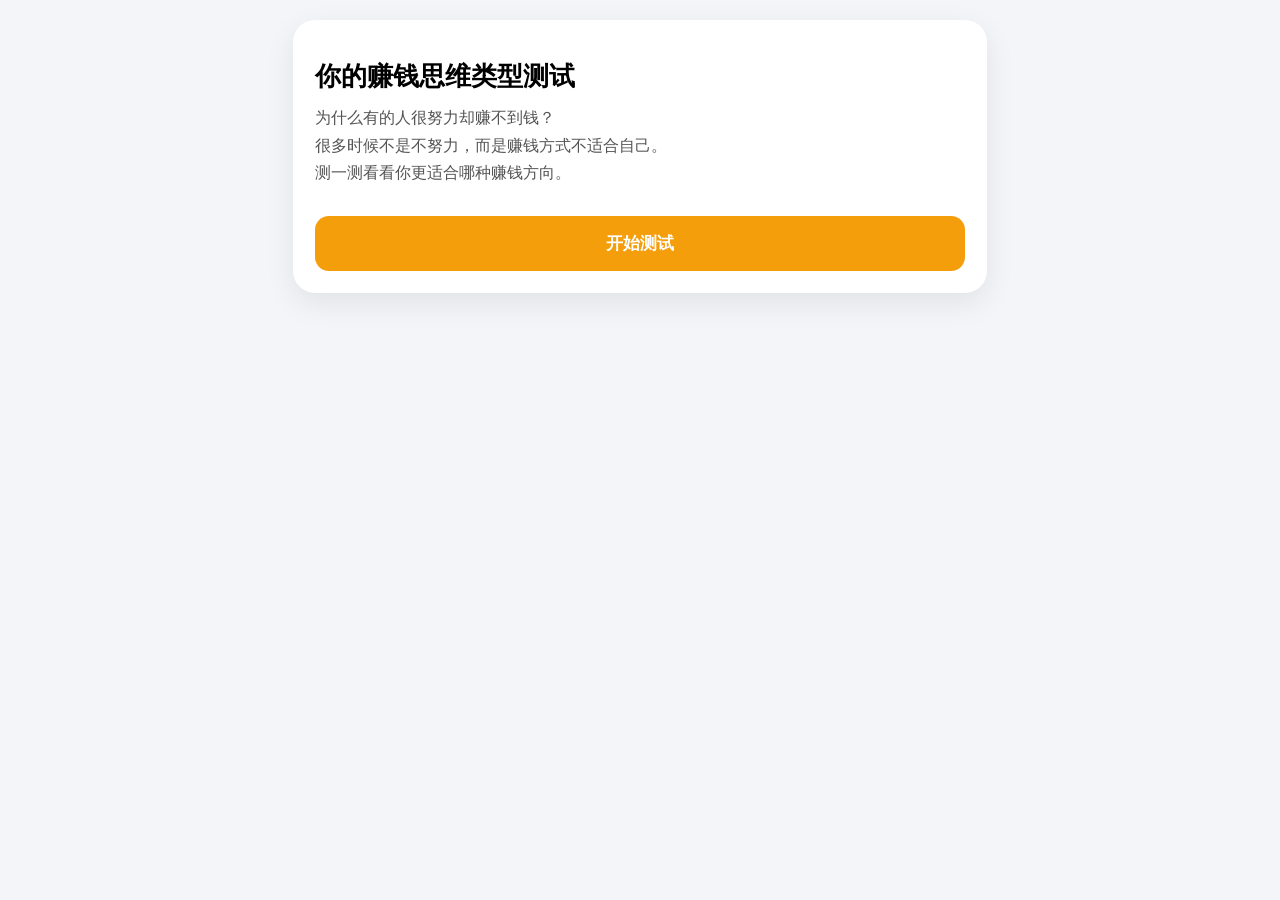
<file: index.html>
<!DOCTYPE html>
<html lang="zh-CN">

<head>

<meta charset="UTF-8">

<meta name="viewport"
content="width=device-width,initial-scale=1">

<title>赚钱思维类型测试</title>

<style>

body{

font-family:-apple-system,BlinkMacSystemFont,"PingFang SC";

background:#f3f5f9;

margin:0;

padding:20px;

}

.card{

background:white;

max-width:650px;

margin:auto;

padding:22px;

border-radius:22px;

box-shadow:0 10px 30px rgba(0,0,0,0.08);

}

h1{

font-size:26px;

margin-bottom:10px;

}

.desc{

color:#555;

line-height:1.7;

margin-bottom:20px;

}

button{

width:100%;

padding:16px;

border:none;

border-radius:14px;

background:#f59e0b;

color:white;

font-size:17px;

font-weight:800;

cursor:pointer;

margin-top:10px;

}

.option{

border:1px solid #e5e7eb;

padding:14px;

border-radius:12px;

margin-top:10px;

cursor:pointer;

}

.option:hover{

background:#fff7ed;

border-color:#f59e0b;

}

.progress{

margin-bottom:15px;

color:#777;

font-size:14px;

}

.bar{

height:8px;

background:#eee;

border-radius:100px;

margin-bottom:18px;

overflow:hidden;

}

.bar-inner{

height:100%;

background:#f59e0b;

width:0;

transition:0.3s;

}

.result-box{

background:#0f172a;

color:white;

padding:20px;

border-radius:18px;

margin-top:15px;

line-height:1.8;

}

.light{

background:#eef2f7;

color:black;

}

.hidden{

display:none;

}

</style>

</head>

<body>

<div class="card" id="home">

<h1>你的赚钱思维类型测试</h1>

<div class="desc">

为什么有的人很努力却赚不到钱？<br>

很多时候不是不努力，而是赚钱方式不适合自己。<br>

测一测看看你更适合哪种赚钱方向。

</div>

<button onclick="start()">开始测试</button>

</div>

<div class="card hidden" id="quiz">

<div class="progress" id="progress"></div>

<div class="bar">

<div class="bar-inner" id="bar"></div>

</div>

<h2 id="question"></h2>

<div id="options"></div>

</div>

<div class="card hidden" id="result">

<h2>你的赚钱思维类型是</h2>

<h1 id="type"></h1>

<div id="analysis"></div>

<div class="result-box" id="guide"></div>

<button onclick="start()">重新测试</button>

<button class="light" onclick="alert('截图保存即可')">截图保存结果</button>

</div>

<script>

let questions=[

{

q:"当你想增加收入时，你第一反应是？",

a:["马上找能做的副业","研究赚钱逻辑","找稳定方式","看看新机会"]

},

{

q:"你更喜欢哪种赚钱方式？",

a:["做了就有钱","用方法赚钱","慢慢积累","抓趋势"]

},

{

q:"你更擅长什么？",

a:["执行","思考","坚持","尝试"]

},

{

q:"如果一个项目要3个月才赚钱？",

a:["不想等","研究值不值","可以接受","看机会"]

},

{

q:"别人说新项目赚钱你会？",

a:["先试","先分析","看稳定","有兴趣"]

},

{

q:"你更认可哪句话？",

a:["先做再说","方向重要","稳最重要","机会重要"]

}

];

let i=0;

let score=[0,0,0,0];

function start(){

i=0;

score=[0,0,0,0];

home.classList.add("hidden");

result.classList.add("hidden");

quiz.classList.remove("hidden");

next();

}

function next(){

if(i>=questions.length){

showResult();

return;

}

progress.innerHTML="第 "+(i+1)+" / "+questions.length+" 题";

bar.style.width=((i+1)/questions.length*100)+"%";

question.innerHTML=questions[i].q;

options.innerHTML="";

for(let j=0;j<4;j++){

let div=document.createElement("div");

div.className="option";

div.innerHTML=questions[i].a[j];

div.onclick=function(){

score[j]++;

i++;

next();

};

options.appendChild(div);

}

}

function showResult(){

quiz.classList.add("hidden");

result.classList.remove("hidden");

let r=score.indexOf(Math.max(...score));

let data=[

["行动执行型","你适合通过执行赚钱，行动力强，适合快速见结果的副业。","建议先做能快速产生收益的事情，再升级方向。"],

["认知思考型","你适合靠认知赚钱，适合内容、副业、信息差。","建议提升认知和方法，做长期复利。"],

["稳定积累型","你适合长期积累赚钱，耐力强。","适合长期副业和稳定成长方向。"],

["机会探索型","你适合抓机会赚钱，对趋势敏感。","建议少做几个方向，集中做深。"]

];

type.innerHTML=data[r][0];

analysis.innerHTML=data[r][1];

guide.innerHTML=data[r][2]+"<br><br>关注我查看更多普通人赚钱方式。";

}

</script>

</body>

</html>
</file>
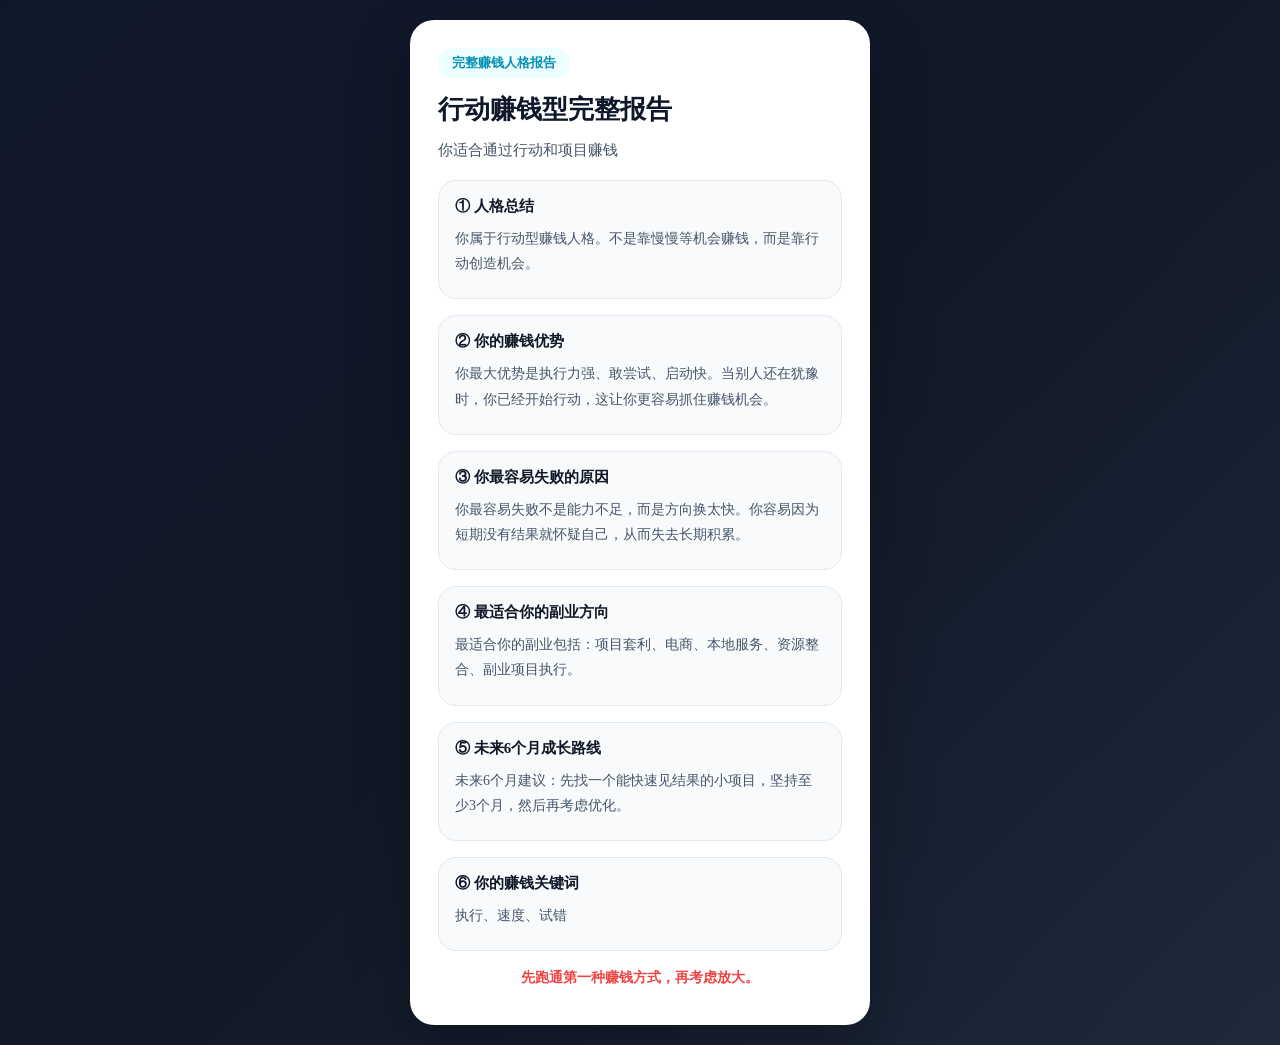
<file: complete.html>
<!DOCTYPE html>
<html lang="zh-CN">

<head>
<meta charset="UTF-8">
<meta name="viewport" content="width=device-width, initial-scale=1.0">
<title>赚钱人格完整报告</title>
<style>
*{box-sizing:border-box;}
body{margin:0;font-family:"Microsoft YaHei";background:linear-gradient(135deg,#0f172a,#111827,#1e293b);min-height:100vh;display:flex;align-items:center;justify-content:center;padding:20px;color:white;}
.card{background:white;color:#111827;max-width:460px;width:100%;border-radius:24px;padding:28px;box-shadow:0 24px 60px rgba(0,0,0,0.28);}
.badge{background:#ecfeff;color:#0891b2;display:inline-block;padding:6px 14px;border-radius:999px;font-size:13px;font-weight:700;margin-bottom:14px;}
h2{margin:0 0 10px;font-size:26px;color:#0f172a;}
.desc{color:#475569;font-size:15px;line-height:1.8;margin-bottom:16px;}
.box{background:#f8fafc;border:1px solid #e2e8f0;border-radius:18px;padding:16px;margin-bottom:16px;}
.box-title{font-weight:700;margin-bottom:10px;font-size:15px;}
.box p{margin:6px 0;font-size:14px;color:#475569;line-height:1.8;}
.tip{text-align:center;color:#ef4444;font-size:14px;font-weight:700;margin:18px 0 10px;}
button{width:100%;padding:16px;border:none;border-radius:14px;background:black;color:white;font-size:17px;font-weight:700;cursor:pointer;}
.note{text-align:center;font-size:13px;color:#64748b;margin-top:12px;}
</style>
</head>

<body>
<div class="card">
<div class="badge">完整赚钱人格报告</div>

<h2 id="title">行动赚钱型完整报告</h2>

<div class="desc" id="desc">你适合通过行动和项目赚钱</div>

<div class="box">
<div class="box-title">① 人格总结</div>
<p id="summary">你属于行动型赚钱人格。不是靠慢慢等机会赚钱，而是靠行动创造机会。</p>
</div>

<div class="box">
<div class="box-title">② 你的赚钱优势</div>
<p id="advantage">你最大优势是执行力强、敢尝试、启动快。当别人还在犹豫时，你已经开始行动，这让你更容易抓住赚钱机会。</p>
</div>

<div class="box">
<div class="box-title">③ 你最容易失败的原因</div>
<p id="fail">你最容易失败不是能力不足，而是方向换太快。你容易因为短期没有结果就怀疑自己，从而失去长期积累。</p>
</div>

<div class="box">
<div class="box-title">④ 最适合你的副业方向</div>
<p id="side">最适合你的副业包括：项目套利、电商、本地服务、资源整合、副业项目执行。</p>
</div>

<div class="box">
<div class="box-title">⑤ 未来6个月成长路线</div>
<p id="growth">未来6个月建议：先找一个能快速见结果的小项目，坚持至少3个月，然后再考虑优化。</p>
</div>

<div class="box">
<div class="box-title">⑥ 你的赚钱关键词</div>
<p id="keywords">执行、速度、试错</p>
</div>

<div class="tip">先跑通第一种赚钱方式，再考虑放大。</div>
</div>

<script>
var birthday = localStorage.getItem("birthday") || "";
var score = 0;
if(birthday){
    var nums = birthday.replace(/-/g,"").split("");
    for(var i=0;i<nums.length;i++){
        score += parseInt(nums[i]);
    }
}

var title="",desc="",summary="",advantage="",fail="",side="",growth="",keywords="";
if(score<=20){
    title="行动赚钱型完整报告";
    desc="你适合通过行动和项目赚钱";
    summary="你属于行动型赚钱人格。不是靠慢慢等机会赚钱，而是靠行动创造机会。";
    advantage="你最大优势是执行力强、敢尝试、启动快。当别人还在犹豫时，你已经开始行动，这让你更容易抓住赚钱机会。";
    fail="你最容易失败不是能力不足，而是方向换太快。你容易因为短期没有结果就怀疑自己，从而失去长期积累。";
    side="最适合你的副业包括：项目套利、电商、本地服务、资源整合、副业项目执行。";
    growth="未来6个月建议：先找一个能快速见结果的小项目，坚持至少3个月，然后再考虑优化。";
    keywords="执行、速度、试错";
}else if(score<=30){
    title="稳定赚钱型完整报告";
    desc="你适合长期复利赚钱";
    summary="你属于稳健型赚钱人格。不是暴发型，而是越做越稳的类型。";
    advantage="你的优势是坚持能力强，适合长期项目，比如内容、副业积累、长期成长路线。";
    fail="你最容易失败不是没耐心，而是短期投机方式不适合你。";
    side="副业方向：内容积累、长期项目执行。";
    growth="未来6个月建议：持续积累，稳步增长。";
    keywords="稳、耐力、可靠";
}else if(score<=40){
    title="表达赚钱型完整报告";
    desc="你适合通过内容和表达赚钱";
    summary="你属于创作型赚钱人格。通过内容和表达创造价值，而不是重复劳动。";
    advantage="你的优势是创意力强，善于表达和内容输出。";
    fail="最容易失败是因为想法太多，但执行不够。";
    side="副业方向：短视频、自媒体、IP建设。";
    growth="未来6个月建议：坚持内容输出，建立个人IP。";
    keywords="创意、表达、内容";
}else{
    title="策略赚钱型完整报告";
    desc="你适合通过策略赚钱";
    summary="你属于策略型赚钱人格。通过策略和信息差获得收益。";
    advantage="你的优势是分析能力强，逻辑清晰，擅长资源整合。";
    fail="最容易失败是因犹豫或分析过多。";
    side="副业方向：信息差、资源整合、中介模式。";
    growth="未来6个月建议：专注研究与机会发现。";
    keywords="分析、逻辑、信息整合";
}

document.getElementById("title").innerText=title;
document.getElementById("desc").innerText=desc;
document.getElementById("summary").innerText=summary;
document.getElementById("advantage").innerText=advantage;
document.getElementById("fail").innerText=fail;
document.getElementById("side").innerText=side;
document.getElementById("growth").innerText=growth;
document.getElementById("keywords").innerText=keywords;
</script>

</body>
</html>
</file>
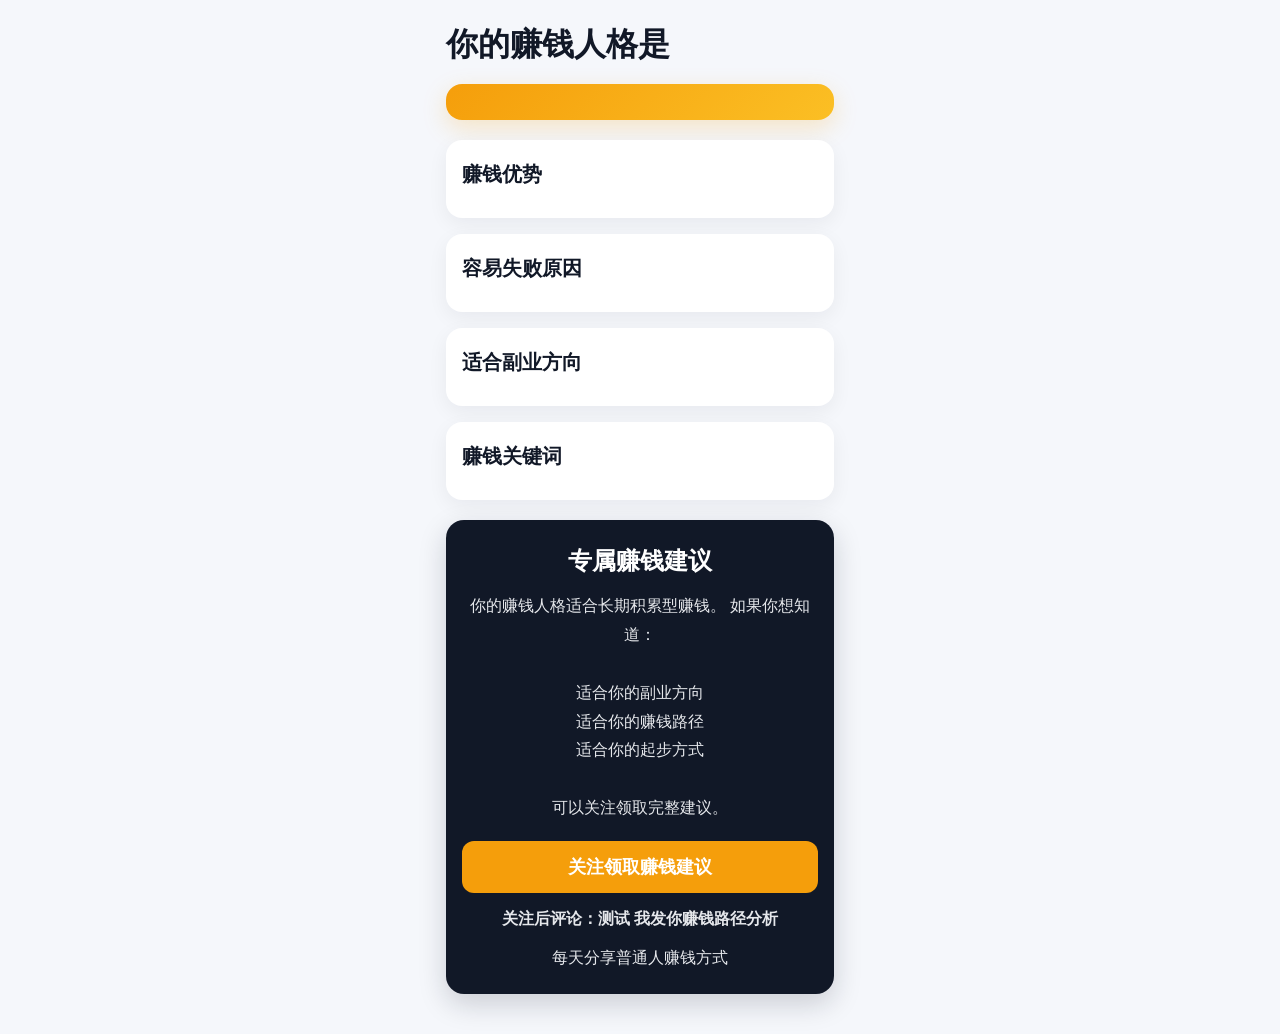
<file: result.html>
<!DOCTYPE html>
<html lang="zh">

<head>

<meta charset="UTF-8">

<meta name="viewport" content="width=device-width, initial-scale=1.0">

<title>赚钱人格报告</title>

<link rel="stylesheet" href="style.css">

</head>

<body>

<div class="container">

<h1>

你的赚钱人格是

</h1>

<div class="resultType" id="type">

稳定积累型

</div>

<div class="card">

<h3>赚钱优势</h3>

<p id="desc">

适合长期稳定赚钱

</p>

</div>

<div class="card">

<h3>容易失败原因</h3>

<p id="fail">

容易保守错失机会

</p>

</div>

<div class="card">

<h3>适合副业方向</h3>

<p id="job">

长期副业、内容积累

</p>

</div>

<div class="card">

<h3>赚钱关键词</h3>

<p id="key">

稳定、积累、复利

</p>

</div>

<div class="followBox">

<h2>

专属赚钱建议

</h2>

<p>

你的赚钱人格适合长期积累型赚钱。

如果你想知道：

<br><br>

适合你的副业方向  
<br>

适合你的赚钱路径  
<br>

适合你的起步方式  

<br><br>

可以关注领取完整建议。

</p>

<button class="followBtn">

关注领取赚钱建议

</button>

<p class="followTip">

关注后评论：测试  
我发你赚钱路径分析

</p>

<p class="red">

每天分享普通人赚钱方式

</p>

</div>

</div>

<script>

document.getElementById("type").innerText=localStorage.getItem("type");

document.getElementById("desc").innerText=localStorage.getItem("desc");

document.getElementById("fail").innerText=localStorage.getItem("fail");

document.getElementById("job").innerText=localStorage.getItem("job");

document.getElementById("key").innerText=localStorage.getItem("key");

</script>

</body>

</html>
</file>
<file: style.css>
*{
  margin:0;
  padding:0;
  box-sizing:border-box;
}

body{
  font-family:-apple-system,BlinkMacSystemFont,"Segoe UI",Roboto,"PingFang SC","Hiragino Sans GB","Microsoft YaHei",sans-serif;
  background:#f5f7fb;
  color:#111827;
  line-height:1.6;
}

.container{
  max-width:420px;
  margin:0 auto;
  padding:24px 16px 40px;
}

h1{
  font-size:32px;
  font-weight:800;
  line-height:1.25;
  margin-bottom:20px;
  color:#111827;
}

.desc{
  font-size:18px;
  color:#374151;
  margin-bottom:24px;
}

.inputBox{
  display:flex;
  flex-direction:column;
  gap:12px;
  margin-bottom:18px;
}

.inputBox input{
  width:100%;
  height:52px;
  border:1.5px solid #d1d5db;
  border-radius:12px;
  padding:0 16px;
  font-size:18px;
  background:#ffffff;
  color:#111827;
  outline:none;
}

.inputBox input:focus{
  border-color:#f59e0b;
  box-shadow:0 0 0 3px rgba(245,158,11,0.15);
}

.testBtn{
  width:100%;
  height:52px;
  border:none;
  border-radius:12px;
  background:#f59e0b;
  color:#ffffff;
  font-size:18px;
  font-weight:700;
  cursor:pointer;
  margin-bottom:20px;
}

.testBtn:active{
  transform:scale(0.98);
}

.tips{
  background:#ffffff;
  border-radius:14px;
  padding:16px;
  font-size:17px;
  color:#111827;
  margin-bottom:16px;
  box-shadow:0 6px 20px rgba(15,23,42,0.06);
}

.bottomTip{
  text-align:center;
  font-size:16px;
  color:#6b7280;
}

.resultType{
  background:linear-gradient(135deg,#f59e0b,#fbbf24);
  color:#ffffff;
  font-size:28px;
  font-weight:800;
  text-align:center;
  padding:18px 16px;
  border-radius:16px;
  margin-bottom:20px;
  box-shadow:0 8px 24px rgba(245,158,11,0.22);
}

.card{
  background:#ffffff;
  border-radius:16px;
  padding:18px 16px;
  margin-bottom:16px;
  box-shadow:0 6px 20px rgba(15,23,42,0.06);
}

.card h3{
  font-size:20px;
  margin-bottom:10px;
  color:#111827;
}

.card p{
  font-size:17px;
  color:#374151;
  line-height:1.8;
}

.followBox{
  background:#111827;
  color:#ffffff;
  border-radius:18px;
  padding:22px 16px;
  margin-top:20px;
  text-align:center;
  box-shadow:0 10px 28px rgba(17,24,39,0.18);
}

.followBox h2{
  font-size:24px;
  margin-bottom:12px;
}

.followBox p{
  font-size:16px;
  line-height:1.8;
  color:#e5e7eb;
}

.followBtn{
  width:100%;
  height:52px;
  border:none;
  border-radius:12px;
  background:#f59e0b;
  color:#ffffff;
  font-size:18px;
  font-weight:800;
  margin:18px 0 12px;
  cursor:pointer;
}

.followTip{
  font-size:16px;
  color:#ffffff;
  font-weight:700;
}

.red{
  margin-top:10px;
  color:#fca5a5;
  font-size:15px;
}

@media (max-width:480px){
  h1{
    font-size:28px;
  }

  .desc{
    font-size:17px;
  }

  .card h3{
    font-size:18px;
  }

  .card p,
  .tips,
  .bottomTip,
  .followBox p{
    font-size:16px;
  }
}
</file>
